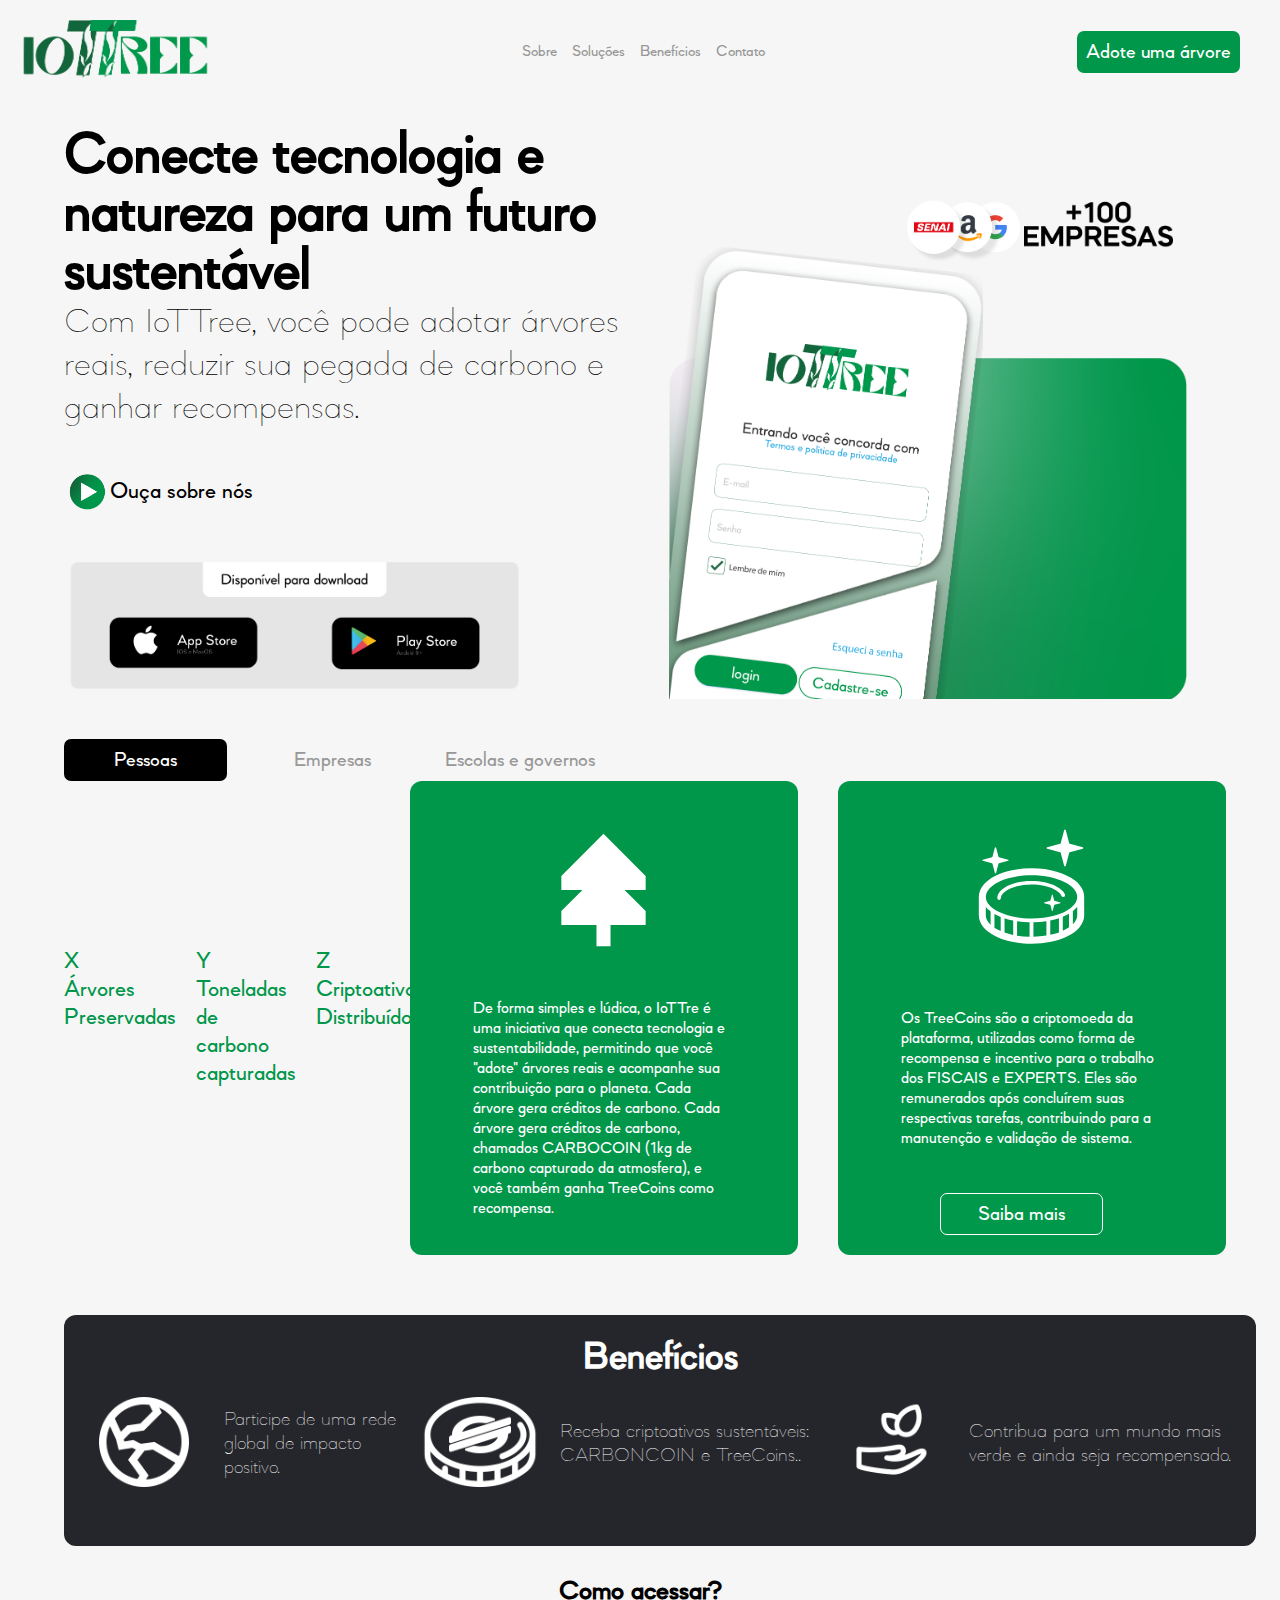
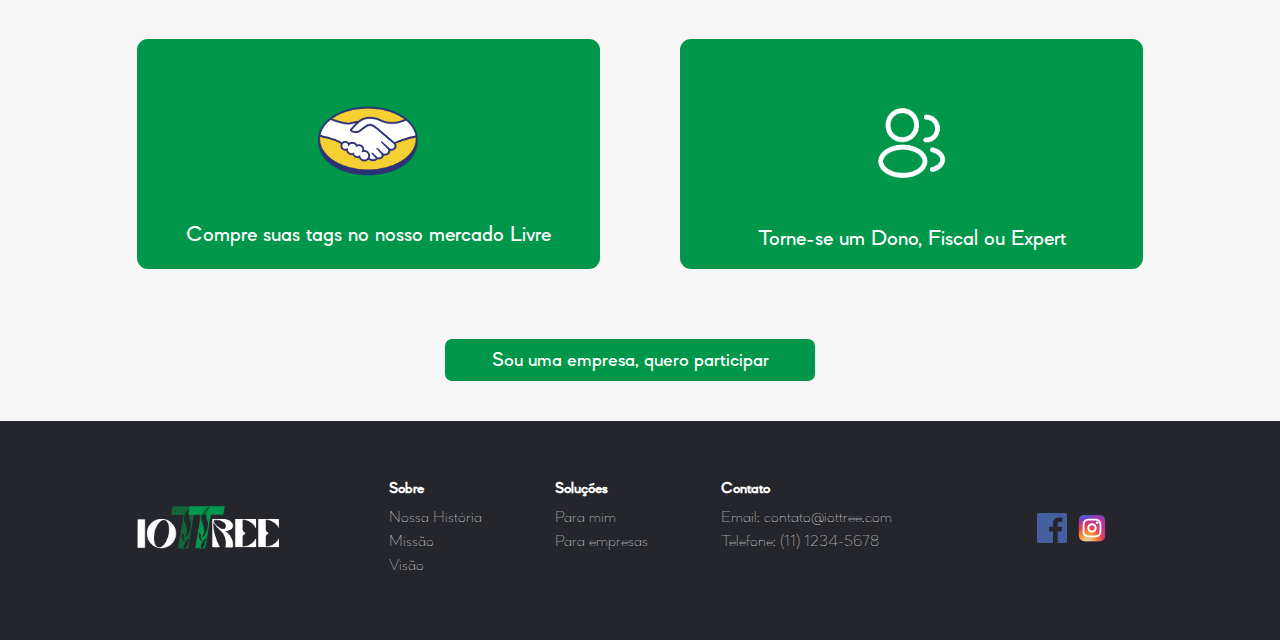
<file: index.html>
<!DOCTYPE html>
<html lang="pt-br">

<head>
  <meta charset="UTF-8">
  <meta name="viewport" content="width=device-width, initial-scale=1.0">
  <link rel="stylesheet" href="style.css">
  <link rel="shortcut icon" href="img/favicon.ico" type="image/x-icon">
  <title>Home</title>
</head>

<body>
  <header>
    <nav>
      <ul class="nav-menu">
        <li><img src="img/05 Artboard 2 Copy 6.png" alt="Logo" class="logo"></li>
        <li class="nav-links">
          <a href="#">Sobre</a>
          <div class="dropdown">
            <a href="#">Soluções</a>
            <div class="dropdown-content">
              <a href="#">Para mim</a>
              <a href="#">Para empresas</a>
            </div>
          </div>
          <a href="#">Benefícios</a>
          <a href="#">Contato</a>
        </li>
        <li><button>Adote uma árvore</button></li>
      </ul>
      <button class="menu-toggle" aria-label="Abrir menu">&#9776;</button>
    </nav>
  </header>

  <main>
    <div class="containerHero">
      <div class="direitaCont">
        <div class="textos">
          <div class="titulo">
            <h1>Conecte tecnologia e natureza para um futuro sustentável</h1>
          </div>
          <div class="paragrafo">
            <p>Com IoTTree, você pode adotar árvores reais, reduzir sua pegada de carbono e ganhar recompensas.</p>
          </div>
          <div class="imgPlayer"><img src="img/player.png" alt="">
            <p>Ouça sobre nós</p>
          </div>
          <div class="esquerdaCont-mobile">
            <div class="imgHero-mobile"><img src="img/iottree-02.png" alt=""></div>
          </div>
          <div class="imgApps"><img src="img/apps.png" alt=""></div>
        </div>
      </div>
      <div class="esquerdaCont">
        <div class="imgHero"><img src="img/iottree-02.png" alt=""></div>
      </div>

    </div>

    <div class="containerSobre">
      <div class="botoes">
        <button class="ativo">Pessoas</button>
        <button>Empresas</button>
        <button>Escolas e governos</button>
      </div>
      <div class="contSaber">
        <div class="sobre-titulo">
          <h2 id="titulo-iottree"></h2>
          <div class="infoDizeres">
            <div class="paragrafo-info">
              <div class="dizeresInfo">
                <p>X <br> Árvores Preservadas</p>
              </div>
              <div class="dizeresInfo">
                <p>Y <br> Toneladas de carbono capturadas</p>
              </div>
              <div class="dizeresInfo">
                <p>Z <br> Criptoativos Distribuídos</p>
              </div>
            </div>
          </div>
        </div>

        <div class="cardsInfo">
          <div class="infoCard">
            <img src="img/tree.svg" alt="Imagem de árvore">
            <div class="paragrafo-card">
              <p>De forma simples e lúdica, o IoTTre é uma iniciativa que conecta tecnologia e sustentabilidade,
                permitindo que você "adote" árvores reais e acompanhe sua contribuição para o planeta. Cada árvore gera
                créditos de carbono. Cada árvore gera créditos de carbono, chamados CARBOCOIN (1kg de carbono capturado
                da atmosfera), e você também ganha TreeCoins como recompensa.</p>
            </div>
          </div>

          <div class="infoCard">
            <img src="img/tree coin.svg" alt="Imagem de TreeCoin">
            <div class="paragrafo-card">
              <p>Os TreeCoins são a criptomoeda da plataforma, utilizadas como forma de recompensa e incentivo para o
                trabalho dos FISCAIS e EXPERTS. Eles são remunerados após concluírem suas respectivas tarefas,
                contribuindo para a manutenção e validação de sistema.</p>
            </div>
            <button class="btn-saibaMais">Saiba mais</button>
          </div>
        </div>
      </div>
      <div class="container-beneficios">
        <div class="titulo-beneficios">
          <h4>Benefícios</h4>
        </div>
        <div class="flex-beneficios">
          <div class="beneficioSection">
            <div class="imgBeneficio"><img src="img/world-1-svgrepo-com.png" alt="img-coin"></div>
            <div class="textoBeneficio">
              <p>Participe de uma rede global de impacto positivo.</p>
            </div>
          </div>
          <div class="beneficioSection">
            <div class="imgBeneficio"><img src="img/coin-cryptocurrency-stellar-svgrepo-com.png" alt="img-coin"></div>
            <div class="textoBeneficio">
              <p>Receba criptoativos sustentáveis: CARBONCOIN e TreeCoins..</p>
            </div>
          </div>
          <div class="beneficioSection">
            <div class="imgBeneficio"><img src="img/nature-conservation-svgrepo-com.png" alt="img-coin"></div>
            <div class="textoBeneficio">
              <p>Contribua para um mundo mais verde e ainda seja recompensado.</p>
            </div>
          </div>
        </div>
      </div>
      <div class="cont-comoAcessar">
        <div class="texto-comoAcessar">
          <h3>Como acessar?</h3>
        </div>
        <div class="cardContainer">
          <div class="cards">
            <div class="card">
              <div class="imgCard"> <img src="img/ml-04.png" alt="Mercado-livre-Logo">
              </div>
              <div class="textoCard">
                <p>Compre suas tags no nosso mercado Livre</p>
              </div>
            </div>
            <div class="card">
              <div class="imgCard"><img src="img/users-04.png" alt="">
              </div>
              <div class="textoCard">
                <p>Torne-se um Dono, Fiscal ou Expert</p>
              </div>
            </div>
          </div>

        </div>



      </div>

    </div>
    <div class="btnEmpresas" style="display: flex; justify-content: center;">
      <button style="width: 370px;">Sou uma empresa, quero participar</button>
    </div>
    <footer>
      <div class="footer-container">
        <div class="footer-logo">
          <img src="img/logo branca.png" alt="Logo" class="logo">
        </div>
        <div class="footer-links">
          <div class="footer-col">
            <h4>Sobre</h4>
            <ul>
              <li><a href="#">Nossa História</a></li>
              <li><a href="#">Missão</a></li>
              <li><a href="#">Visão</a></li>
            </ul>
          </div>
          <div class="footer-col">
            <h4>Soluções</h4>
            <ul>
              <li><a href="#">Para mim</a></li>
              <li><a href="#">Para empresas</a></li>
            </ul>
          </div>
          <div class="footer-col">
            <h4>Contato</h4>
            <ul>
              <li><a href="#">Email: contato@iottree.com</a></li>
              <li><a href="#">Telefone: (11) 1234-5678</a></li>
            </ul>
          </div>
        </div>
        <div class="footer-social">
          <a href="#"><img src="img/facebook-color-svgrepo-com.svg" alt="Facebook"></a>
          <a href="#"><img src="img/instagram-1-svgrepo-com.svg" alt="Instagram"></a>
        </div>
      </div>
    </footer>
  </main>
</body>
<script>
  document.querySelector('.dropdown > a').addEventListener('mouseover', function () {
    this.nextElementSibling.style.display = 'flex';
  });
  document.querySelector('.dropdown').addEventListener('mouseleave', function () {
    this.querySelector('.dropdown-content').style.display = 'none';
  });
  document.querySelectorAll(".containerSobre button").forEach((button) => {
    button.addEventListener("click", function () {
      // Remove a classe 'ativo' de todos os botões
      document.querySelectorAll(".containerSobre button").forEach((btn) => {
        btn.classList.remove("ativo");
      });

      this.classList.add("ativo");
    });
  });
  document.addEventListener("DOMContentLoaded", function () {
    const titulo = document.getElementById("titulo-iottree");
    const texto = "O que é IoTTree?";
    let i = 0;
    let animado = false; // Para garantir que a animação ocorra apenas uma vez

    function escreverTexto() {
      if (i < texto.length) {
        titulo.innerHTML += texto.charAt(i);
        i++;
        setTimeout(escreverTexto, 60);
      } else {
        titulo.style.borderRight = "none";
      }
    }

    const observer = new IntersectionObserver(entries => {
      entries.forEach(entry => {
        if (entry.isIntersecting && !animado) {
          animado = true;
          titulo.innerHTML = "";
          escreverTexto();
        }
      });
    }, { threshold: 1.0 }); // Só ativa quando o elemento estiver 100% visível

    observer.observe(titulo);
  });
  // Função para criar um cookie
  function setCookie(name, value, days) {
    const expires = new Date();
    expires.setTime(expires.getTime() + (days * 24 * 60 * 60 * 1000)); // Define a expiração
    document.cookie = `${name}=${value};expires=${expires.toUTCString()};path=/`; // Define o cookie
  }

  // Função para ler um cookie
  // Função para obter o valor de um cookie pelo nome
  function getCookie(name) {
    let cookieArr = document.cookie.split(';');
    for (let i = 0; i < cookieArr.length; i++) {
      let cookie = cookieArr[i].trim();
      if (cookie.indexOf(name) == 0) {
        return cookie.substring(name.length, cookie.length);
      }
    }
    return null;
  }

  // Verificar se o cookie existe
  if (getCookie('myCookie') === null) {
    // Exibe o console.log se o cookie não existir
    window.alert("Esse site está em construção e se comporta melhor em telas com mais de 1366px 1100px")
    console.log('Cookie não encontrado. Criando o cookie...');

    // Cria o cookie
    document.cookie = "myCookie=hasVisited; path=/; max-age=" + 60 * 60 * 24 * 30; // Cookie válido por 30 dias
  } else {
    // Exibe uma mensagem caso o cookie já exista
    console.log('Cookie já existe. Não exibindo o log.');
  }

  document.querySelector('.menu-toggle').addEventListener('click', function () {
    document.querySelector('.nav-menu').classList.toggle('active');
  });

</script>

</html>
</file>
<file: style.css>
/* Importando fontes */
@font-face {
    font-family: 'MazzardHLight';
    src: url('fonte/mazzard-h-light.otf') format('opentype');
    font-weight: normal;
    font-style: normal;
}

@font-face {
    font-family: 'MazzardLBold';
    src: url('fonte/mazzard-l-bold.otf') format('opentype');
    font-weight: bold;
    font-style: normal;
}

@font-face {
    font-family: 'MazzardLMedium';
    src: url('fonte/mazzard-l-medium.otf') format('opentype');
    font-weight: 100;
    font-style: normal;
}

@font-face {
    font-family: 'MazzardLThin';
    src: url('fonte/mazzard-l-thin.otf') format('opentype');
    font-weight: 100;
    font-style: normal;
}

@font-face {
    font-family: 'MazzardMBlack';
    src: url('fonte/mazzard-m-black.otf') format('opentype');
    font-weight: 900;
    font-style: normal;
}

* {
    margin: 0;
    padding: 0;
}

body {
    background-color: #F6F6F6;
    ;
}

:root {
    --verdeButton: #00974a;
    --cinza: #989898;
}


.nav-menu {
    list-style: none;
    display: flex;
    justify-content: space-between;
    align-items: center;
    margin: 20px;
}

.menu-toggle {
    background-color: var(--verdeButton);
    display: none;
    border: none;
    font-size: 24px;
    cursor: pointer;
    color: white;
    /* padding: 10px; */
    border-radius: 5px;
    /* padding: 20px; */
}

.logo {
    width: 190px;
}

.nav-links {
    flex-grow: 1;
    display: flex;
    justify-content: center;
    gap: 15px;
    font-family: 'MazzardLMedium';
}

.paragrafo {
    font-family: 'mazzardLThin';
    display: flex;

}

.paragrafo p {
    font-size: 36px;
}

a {
    font-style: none;
    text-decoration: none;
    color: var(--cinza);
}

li>img {
    width: 190px;
}

.dropdown {
    position: relative;
}

.dropdown-content {
    position: absolute;
    top: 100%;
    left: 0;
    display: none;
    background-color: var(--verdeButton);
    padding: 10px;
    width: 100px;
    flex-direction: column;
    border-radius: 9px;
}

.dropdown-content a {
    color: white;
    transition: all 0.5s;

}

.dropdown-content a:hover {
    color: #005529;
}

a:hover {
    color: var(--verdeButton);
}

button {
    cursor: pointer;
    background-color: var(--verdeButton);
    padding: 4px;
    width: 163px;
    height: 42px;
    color: white;
    border-style: none;
    font-family: 'MazzardLMedium';
    font-size: 21px;
    border-radius: 7px;
    margin-right: 20px;
}

.containerHero {
    display: flex;
    margin: auto;
    width: 90%;
}

.direitaCont {
    width: 50%;
    display: flex;
    flex-direction: column;
    align-items: center;
    justify-content: flex-end;
}

.esquerdaCont {
    width: 50%;
    display: flex;
    align-items: flex-end;
}


.imgHero {
    display: flex;
    width: 100%;
    align-items: center;
    justify-content: center;
}

.imgHero img {
    width: 90%;
}

.esquerdaCont-mobile {
    display: none;
}

.titulo {
    font-family: 'mazzardLMedium';
}

.textos {
    margin-top: 23px;
}

.titulo h1 {
    font-size: 60px;
    line-height: 58px;
}

.paragrafo-info {
    font-family: 'mazzardLMedium';
    display: flex;
    width: 100%;
    align-items: flex-start;
    justify-content: space-between;
    gap: 20px;

}

.paragrafo-info p {
    font-size: 24px;
    color: var(--verdeButton);
}

.imgPlayer {
    width: 40%;
    display: flex;
    align-items: center;
    font-family: 'mazzardLMedium';
    margin: 40px 0px 40px 0px;
}

.imgPlayer p {
    font-size: x-large;
}

.imgPlayer img {
    width: 20%;

}

.imgApps {
    width: 100%;
}

.imgApps img {
    width: 80%;
}

.containerSobre {
    margin: auto;
    width: 90%;
}

.containerSobre button {
    background-color: rgba(255, 255, 255, 0);
    color: var(--cinza);
    transition: background-color 0.3s ease, color 0.3s ease;
}

.containerSobre button.ativo {
    background-color: black;
    color: white;
}

.containerSobre button:hover {
    background-color: var(--verdeButton);
    color: white;
}

.botoes {
    margin-top: 40px;
}

.sobre-titulo {
    width: 30%;
    font-family: 'mazzardLMedium';
    font-weight: 100 !important;
    font-size: 80px;
}

.contSaber {
    display: flex;
    flex-direction: row;
    align-items: center;
    align-content: stretch;
    justify-content: space-between;
}

.infoDizeres {
    display: flex;
}

.cardsInfo {
    display: flex;
    gap: 40px;
}

.infoCard {
    display: flex;
    flex-direction: column;
    width: 372px;
    height: 458px;
    background-color: var(--verdeButton);
    border-radius: 12px;
    justify-content: space-around;
    align-items: center;
    font-family: 'mazzardLMedium';
    padding: 8px;
    color: white;
}


.paragrafo-card {
    width: 70%;
    font-size: 17px;
    padding: 20px;
}

.infoCard img {
    width: 40%;
    margin-top: 20px;
}

.infoCard button {
    background-color: #00984A !important;
    color: white;
    border: 0.5px solid white;
}

.infoCard button:hover {
    background-color: #005529 !important;
    color: white;
    border: 0.5px solid #005529;
}

.container-beneficios {
    margin: auto;
    width: 100%;
    background-color: #25262b;
    border-radius: 12px;
    margin-top: 60px;
    padding: 20px;
}

.titulo-beneficios {
    display: flex;
    justify-content: center;
    align-items: center;
    font-family: 'mazzardLMedium';
    color: white;
    font-size: 40px;
}

.imgBeneficio img {
    width: 120px;
    /* Ajuste o tamanho conforme necessário */
}

.flex-beneficios {
    display: flex;
    margin: auto;
    width: 100%;
    gap: 17px;
    justify-content: space-evenly;
}

.beneficioSection {
    display: flex;
    align-items: center;
    gap: 20px;
    margin-bottom: 20px;
    justify-content: flex-end;
}

.textoBeneficio {
    width: 100%;
}

.textoBeneficio p {
    font-size: 20px;
    margin: 0;
    font-family: 'mazzardLThin';
    color: white;
}

.texto-comoAcessar {
    width: 30%;
    margin: auto;
    display: flex;
    justify-content: center;
    font-family: 'mazzardLMedium';
    font-size: x-large;
    margin-top: 30px;
}

.cards {
    display: flex;
    justify-content: center;
    gap: 80px;
    margin-top: 30px;
}

.card {
    background-color: var(--verdeButton);
    color: white;
    display: flex;
    flex-direction: column;
    padding: 20px;
    width: 423px;
    height: 190px;
    border-radius: 11px;
    font-family: 'mazzardLMedium';
    align-items: center;
    transition: all 0.5s;
}

.card p {
    font-size: 23px;
}

.imgCard {
    display: flex;
    justify-content: center;
    align-items: center;
    height: 100%;
    /* Certifique-se de que a altura da div .imgCard seja 100% da altura da div .card */
}

.imgCard img {
    width: 50%;
    /* Ajuste o tamanho conforme necessário */
    max-height: 100%;
    /* Ajuste o tamanho conforme necessário */
}

.btnEmpresas {
    display: flex;
    justify-content: center;
    margin-top: 70px;
}
footer {
    background-color: #25262b;
    color: white;
    padding: 20px 0;
    font-family: 'mazzardLMedium';
    margin-top: 40px;
  }
  
  .footer-container {
    display: flex;
    flex-wrap: wrap;
    justify-content: space-between;
    align-items: center;
    width: 90%;
    margin: auto;
  }
  
  .footer-logo {
    flex: 1;
    display: flex;
    justify-content: center;
  }
  
  .footer-links {
    flex: 2;
    display: flex;
    justify-content: space-around;
  }
  
  .footer-col {
    display: flex;
    flex-direction: column;
  }
  
  .footer-col h4 {
    margin-bottom: 10px;
    font-family: 'MazzardLMedium';
  }
  
  .footer-col ul {
    list-style: none;
    padding: 0;
  }
  
  .footer-col ul li {
    margin-bottom: 5px;
  }
  
  .footer-col ul li a {
    color: white;
    text-decoration: none;
    transition: color 0.3s;
    font-family: 'mazzardLThin';
  }
  
  .footer-col ul li a:hover {
    color: var(--verdeButton);
  }
  
  .footer-social {
    flex: 1;
    display: flex;
    justify-content: center;
    gap: 10px;
  }
  
  .footer-social a img {
    width: 30px;
    height: 30px;
  }

@media (max-width: 768px) {
    .container {
        flex-direction: column;
    }

    .containerHero {
        display: flex;
        flex-direction: column;
        margin: auto;
        width: 90%;
    }

    .direitaCont {
        width: 90%;
        display: flex;
        flex-direction: column;
        align-items: center;
        justify-content: flex-end;
        margin: auto;
    }

    .imgHero {
        display: none;
        width: 100%;
        align-items: center;
        justify-content: center;
    }

    .esquerdaCont {
        width: 50%;
        display: flex;
        align-items: flex-end;
    }

    .infoCard {
        width: 45%;
        /* height: 358px; */
    }

    .sobre-titulo {
        width: 90%;
        font-family: 'mazzardLMedium';
        font-weight: 100 !important;
        font-size: 40px;
        display: flex;
        gap: 20px;
        align-items: center;
        flex-direction: column;
    }

    .contSaber {
        display: flex;
        flex-direction: column;
        align-items: center;
        align-content: stretch;
        justify-content: space-between;
    }

    .paragrafo-card {
        width: 70%;
        font-size: 13pt;
        padding: 10px;
    }

    .container-beneficios {
        margin: auto;
        width: 90%;
        background-color: #25262b;
        border-radius: 12px;
        margin-top: 60px;
        padding: 20px;
        height: 340px;
    }

    .imgBeneficio img {
        width: 50px;
    }

    .textoBeneficio p {
        font-size: 12pt;
        margin: 0;
        font-family: 'mazzardLThin';
        color: white;
    }

    .cardsInfo {
        display: flex;
        gap: 20px;
    }

    .nav-menu {
        flex-direction: column;
        align-items: flex-start;
        margin: 10px;
        display: none;
    }

    .nav-menu.active {
        display: flex;
    }

    .nav-links {
        flex-direction: column;
        gap: 10px;
        width: 100%;
        align-items: flex-start;
    }

    .nav-links a {
        width: 100%;
        padding: 10px 0;
    }

    .dropdown-content {
        position: static;
        width: 100%;
    }

    .dropdown-content a {
        padding: 10px 0;
    }

    .logo {
        width: 150px;
    }

    button {
        width: 100%;
        margin: 10px 0;
    }

    .menu-toggle {
        display: block;
    }

    .imgPlayer {
        width: 55%;
        display: flex;
        align-items: center;
        font-family: 'mazzardLMedium';
        margin: 40px 0px 40px 0px;
    }

    .imgApps img {
        width: 100%;
    }

    .paragrafo p {
        font-size: 29px;
    }
    .footer-container {
        flex-direction: column;
        align-items: flex-start;
      }
    
      .footer-links {
        flex-direction: column;
        align-items: flex-start;
        gap: 20px;
      }
    
      .footer-social {
        margin-top: 20px;
      }
}

@media (max-width: 435px) {
    .cardsInfo {
        display: flex;
        flex-direction: column;
        gap: 20px;
        align-items: center;
    }

    .infoCard {
        width: 90%;
        /* height: 358px; */
    }

    .cards {
        display: flex;
        justify-content: center;
        gap: 30px;
        margin-top: 30px;
    }

    .paragrafo-card {
        width: 70%;
        font-size: 13pt;
        padding: 10px;
    }

    .esquerdaCont-mobile {
        display: block;
        width: 100%;
    }

    .imgHero-mobile {

        width: 100%;

    }

    .imgHero-mobile img{
        width: 100%;
    }

    .infoCard button {
        width: 40%;
        background-color: #00984A !important;
        color: white;
        border: 0.5px solid white;
    }

    .paragrafo-info {
        margin-bottom: 20px;
    }

    .paragrafo-info p {
        font-size: 20px;
        color: var(--verdeButton);
    }

    .titulo-beneficios {
        display: flex;
        justify-content: center;
        align-items: center;
        font-family: 'mazzardLMedium';
        color: white;
        font-size: 30px;
    }

    .imgBeneficio {
        width: 30%;

    }

    .imgBeneficio img {
        width: 100%;
    }

    .flex-beneficios {
        display: flex;
        margin: auto;
        width: 100%;
        height: 90px;
        gap: 17px;
        justify-content: space-evenly;
        flex-wrap: wrap;
    }

    .texto-comoAcessar {
        width: 50%;
        margin: auto;
        display: flex;
        justify-content: center;
        font-family: 'mazzardLMedium';
        font-size: x-large;
        margin-top: 30px;
    }

    .textoBeneficio p {
        font-size: 12pt;
        margin: 0;
        font-family: 'mazzardLThin';
        color: white;
    }



}
</file>
